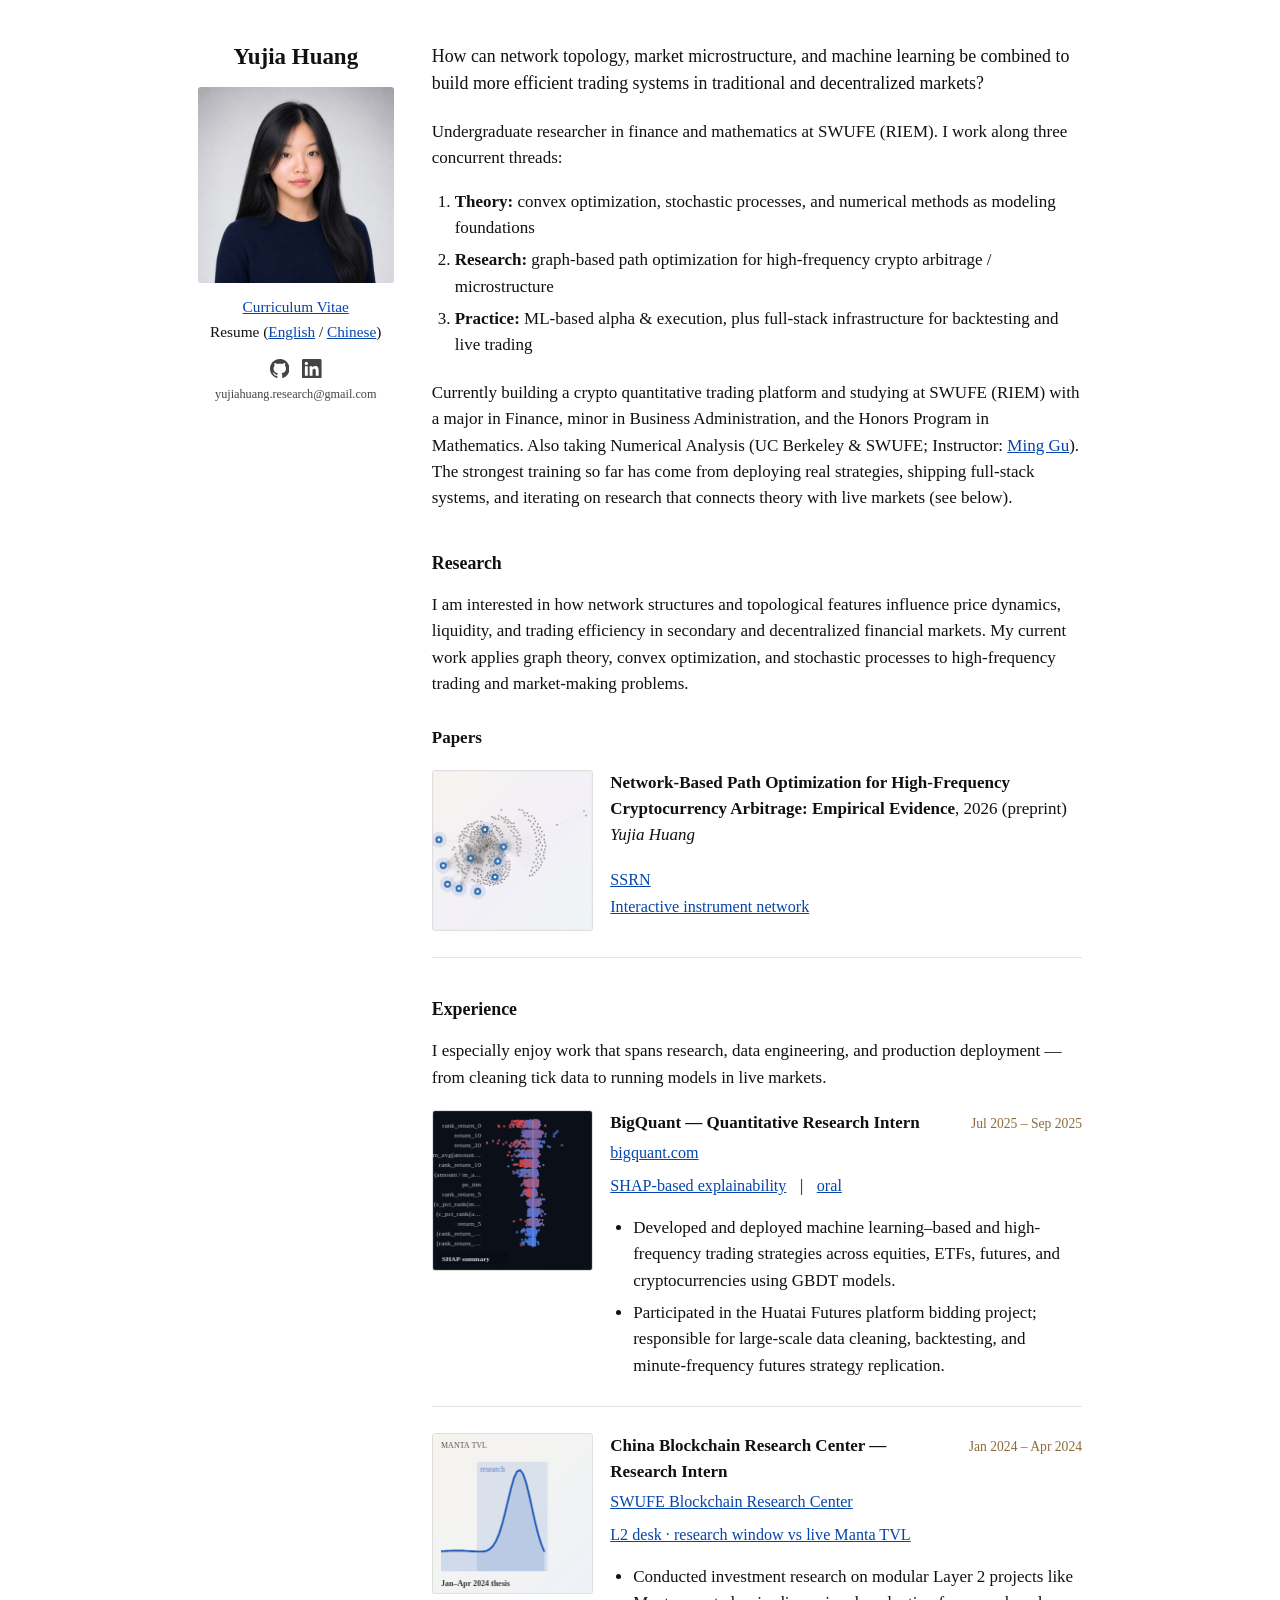
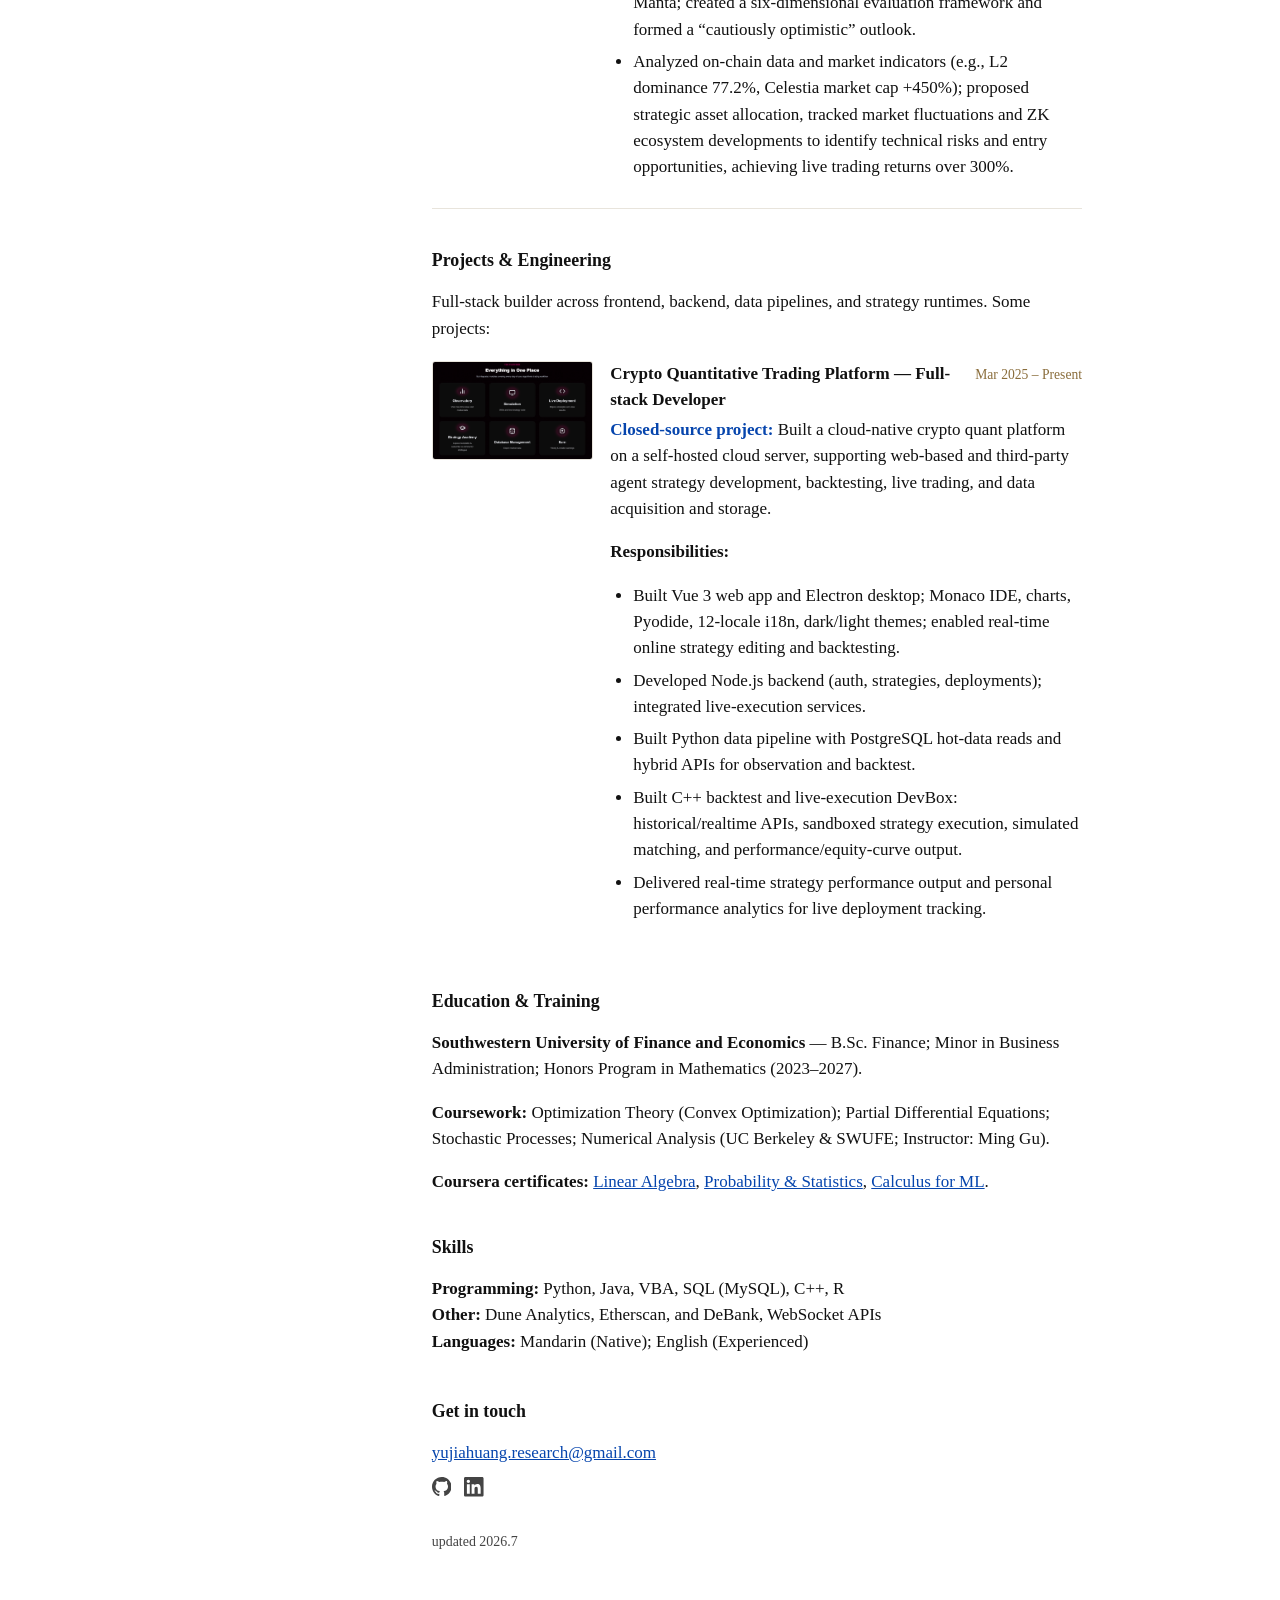
<file: index.html>
<!DOCTYPE html>
<html lang="en">
<head>
  <meta charset="UTF-8">
  <meta name="viewport" content="width=device-width, initial-scale=1.0">
  <meta name="description" content="Yujia Huang — quantitative finance, market microstructure, and algorithmic trading.">
  <title>Yujia Huang</title>
  <link rel="stylesheet" href="css/style.css">
</head>
<body>
  <div class="page">
    <aside class="sidebar">
      <div class="identity">
        <h1>Yujia Huang</h1>
        <figure class="avatar-wrap">
          <img src="assets/images/avatar/avatar.png" alt="Yujia Huang">
        </figure>
      </div>
      <p class="doc-links">
        <a href="assets/docs/yjhuang_CV.pdf" target="_blank" rel="noopener noreferrer">Curriculum Vitae</a><br>
        Resume (<a href="assets/docs/resume_en.pdf" target="_blank" rel="noopener noreferrer">English</a> / <a href="assets/docs/resume_zh.pdf" target="_blank" rel="noopener noreferrer">Chinese</a>)
      </p>
      <div class="sidebar-contact">
        <div class="social-links sidebar-social">
          <a href="https://github.com/yujahuang" target="_blank" rel="noopener noreferrer" aria-label="GitHub">
            <svg xmlns="http://www.w3.org/2000/svg" viewBox="0 0 24 24" aria-hidden="true">
              <path d="M12 0C5.374 0 0 5.373 0 12c0 5.302 3.438 9.8 8.207 11.387.599.111.793-.261.793-.577v-2.234c-3.338.726-4.033-1.416-4.033-1.416-.546-1.387-1.333-1.756-1.333-1.756-1.089-.745.083-.729.083-.729 1.205.084 1.839 1.237 1.839 1.237 1.07 1.834 2.807 1.304 3.492.997.107-.775.418-1.305.762-1.604-2.665-.305-5.467-1.334-5.467-5.931 0-1.311.469-2.381 1.236-3.221-.124-.303-.535-1.524.117-3.176 0 0 1.008-.322 3.301 1.23.957-.266 1.983-.399 3.003-.404 1.02.005 2.047.138 3.006.404 2.291-1.552 3.297-1.23 3.297-1.23.653 1.653.242 2.874.118 3.176.77.84 1.235 1.911 1.235 3.221 0 4.609-2.807 5.624-5.479 5.921.43.372.823 1.102.823 2.222v3.293c0 .319.192.694.801.576 4.765-1.589 8.199-6.086 8.199-11.386 0-6.627-5.373-12-12-12z"/>
            </svg>
          </a>
          <a href="https://www.linkedin.com/in/yujia-huang-a47375354" target="_blank" rel="noopener noreferrer" aria-label="LinkedIn">
            <svg xmlns="http://www.w3.org/2000/svg" viewBox="0 0 24 24" aria-hidden="true">
              <path d="M20.447 20.452h-3.554v-5.569c0-1.328-.027-3.037-1.852-3.037-1.853 0-2.136 1.445-2.136 2.939v5.667H9.351V9h3.414v1.561h.046c.477-.9 1.637-1.85 3.37-1.85 3.601 0 4.267 2.37 4.267 5.455v6.286zM5.337 7.433a-2.062 2.062 0 0 1-2.063-2.065 2.062 2.062 0 0 1 2.063-2.063 2.062 2.062 0 0 1 2.063 2.063 2.062 2.062 0 0 1-2.063 2.065zm1.782 13.019H3.555V9h3.564v11.452zM22.225 0H1.771C.792 0 0 .774 0 1.729v20.542C0 23.227.792 24 1.771 24h20.451C23.2 24 24 23.227 24 22.271V1.729C24 .774 23.2 0 22.222 0h.003z"/>
            </svg>
          </a>
        </div>
        <a class="sidebar-email" href="mailto:yujiahuang.research@gmail.com">yujiahuang.research@gmail.com</a>
      </div>
    </aside>

    <main class="content">
      <p class="lead">
        How can network topology, market microstructure, and machine learning be combined to build
        more efficient trading systems in traditional and decentralized markets?
      </p>

      <p>
        Undergraduate researcher in finance and mathematics at SWUFE (RIEM). I work along three
        concurrent threads:
      </p>

      <ol>
        <li><strong>Theory:</strong> convex optimization, stochastic processes, and numerical methods as modeling foundations</li>
        <li><strong>Research:</strong> graph-based path optimization for high-frequency crypto arbitrage / microstructure</li>
        <li><strong>Practice:</strong> ML-based alpha &amp; execution, plus full-stack infrastructure for backtesting and live trading</li>
      </ol>

      <p>
        Currently building a crypto quantitative trading platform and studying at SWUFE
        (RIEM) with a major in Finance, minor in Business Administration, and the Honors Program in
        Mathematics. Also taking Numerical Analysis (UC Berkeley &amp; SWUFE; Instructor:
        <a href="https://math.berkeley.edu/people/faculty/ming-gu">Ming Gu</a>). The strongest training
        so far has come from deploying real strategies, shipping full-stack systems, and iterating on
        research that connects theory with live markets (see below).
      </p>

      <h3>Research</h3>

      <p>
        I am interested in how network structures and topological features influence price dynamics,
        liquidity, and trading efficiency in secondary and decentralized financial markets. My current
        work applies graph theory, convex optimization, and stochastic processes to high-frequency
        trading and market-making problems.
      </p>

      <h4>Papers</h4>

      <article class="media-entry">
        <a class="media-thumb-link paper-network-link" href="network-explorer.html" title="Open interactive instrument network">
          <canvas id="paper-network" class="media-thumb paper-network" width="300" height="300" aria-label="Animated preview of the full instrument network"></canvas>
        </a>
        <div class="media-body">
          <p>
            <strong>Network-Based Path Optimization for High-Frequency Cryptocurrency Arbitrage: Empirical Evidence</strong>, 2026 (preprint)<br>
            <em>Yujia Huang</em>
          </p>
          <p class="meta-links">
            <a href="https://papers.ssrn.com/sol3/papers.cfm?abstract_id=6453880">SSRN</a><br>
            <a href="network-explorer.html">Interactive instrument network</a>
          </p>
        </div>
      </article>

      <h3>Experience</h3>

      <p>
        I especially enjoy work that spans research, data engineering, and production deployment —
        from cleaning tick data to running models in live markets.
      </p>

      <article class="media-entry">
        <a class="media-thumb-link paper-network-link" href="shap-desk.html" title="Open SHAP-based explainability desk">
          <canvas id="bigquant-preview" class="media-thumb paper-network" width="300" height="300" aria-label="SHAP summary beeswarm from interactive data"></canvas>
        </a>
        <div class="media-body">
          <div class="entry-head">
            <span class="entry-title">BigQuant — Quantitative Research Intern</span>
            <span class="entry-date">Jul 2025 – Sep 2025</span>
          </div>
          <p class="entry-link"><a href="https://bigquant.com/" target="_blank" rel="noopener noreferrer">bigquant.com</a></p>
          <p class="meta-links">
            <a href="shap-desk.html">SHAP-based explainability</a>
            <span class="link-sep" aria-hidden="true">|</span>
            <a href="https://www.youtube.com/watch?v=9pZryCisMHM" target="_blank" rel="noopener noreferrer">oral</a>
          </p>
          <ul>
            <li>Developed and deployed machine learning–based and high-frequency trading strategies across equities, ETFs, futures, and cryptocurrencies using GBDT models.</li>
            <li>Participated in the Huatai Futures platform bidding project; responsible for large-scale data cleaning, backtesting, and minute-frequency futures strategy replication.</li>
          </ul>
        </div>
      </article>

      <article class="media-entry">
        <a class="media-thumb-link paper-network-link" href="manta-case.html" title="Open L2 liquidity desk — research window vs Manta TVL">
          <canvas id="manta-preview" class="media-thumb paper-network manta-preview" width="300" height="300" aria-label="Animated Manta TVL chart highlighting the Jan–Apr 2024 research window and peak multiple"></canvas>
        </a>
        <div class="media-body">
          <div class="entry-head">
            <span class="entry-title">China Blockchain Research Center — Research Intern</span>
            <span class="entry-date">Jan 2024 – Apr 2024</span>
          </div>
          <p class="entry-link">
            <a href="https://x.swufe.edu.cn/jgsz/kyjg/zgqklyjzx.htm" target="_blank" rel="noopener noreferrer">SWUFE Blockchain Research Center</a>
          </p>
          <p class="meta-links">
            <a href="manta-case.html">L2 desk · research window vs live Manta TVL</a>
          </p>
          <ul>
            <li>Conducted investment research on modular Layer 2 projects like Manta; created a six-dimensional evaluation framework and formed a &ldquo;cautiously optimistic&rdquo; outlook.</li>
            <li>Analyzed on-chain data and market indicators (e.g., L2 dominance 77.2%, Celestia market cap +450%); proposed strategic asset allocation, tracked market fluctuations and ZK ecosystem developments to identify technical risks and entry opportunities, achieving live trading returns over 300%.</li>
          </ul>
        </div>
      </article>

      <h3>Projects &amp; Engineering</h3>

      <p>
        Full-stack builder across frontend, backend, data pipelines, and strategy runtimes. Some projects:
      </p>

      <article class="media-entry">
        <a class="media-thumb-link" href="assets/images/projects/project1.png" target="_blank" rel="noopener noreferrer">
          <img class="media-thumb" src="assets/images/projects/project1.png" alt="Crypto quantitative trading platform screenshot" loading="lazy">
        </a>
        <div class="media-body">
          <div class="entry-head">
            <span class="entry-title">Crypto Quantitative Trading Platform — Full-stack Developer</span>
            <span class="entry-date">Mar 2025 – Present</span>
          </div>
          <p>
            <span class="closed-source">Closed-source project:</span>
            Built a cloud-native crypto quant platform on a self-hosted cloud server, supporting web-based and third-party agent strategy development, backtesting, live trading, and data acquisition and storage.
          </p>
          <p><strong>Responsibilities:</strong></p>
          <ul>
            <li>Built Vue 3 web app and Electron desktop; Monaco IDE, charts, Pyodide, 12-locale i18n, dark/light themes; enabled real-time online strategy editing and backtesting.</li>
            <li>Developed Node.js backend (auth, strategies, deployments); integrated live-execution services.</li>
            <li>Built Python data pipeline with PostgreSQL hot-data reads and hybrid APIs for observation and backtest.</li>
            <li>Built C++ backtest and live-execution DevBox: historical/realtime APIs, sandboxed strategy execution, simulated matching, and performance/equity-curve output.</li>
            <li>Delivered real-time strategy performance output and personal performance analytics for live deployment tracking.</li>
          </ul>
        </div>
      </article>

      <h3>Education &amp; Training</h3>

      <p>
        <strong>Southwestern University of Finance and Economics</strong> — B.Sc. Finance; Minor in
        Business Administration; Honors Program in Mathematics (2023–2027).
      </p>

      <p>
        <strong>Coursework:</strong> Optimization Theory (Convex Optimization); Partial Differential Equations;
        Stochastic Processes; Numerical Analysis (UC Berkeley &amp; SWUFE; Instructor: Ming Gu).
      </p>

      <p>
        <strong>Coursera certificates:</strong>
        <a href="https://www.coursera.org/account/accomplishments/certificate/6KV3BNXLDGV1">Linear Algebra</a>,
        <a href="https://www.coursera.org/account/accomplishments/certificate/UAEOA3R5NMXC">Probability &amp; Statistics</a>,
        <a href="https://www.coursera.org/account/accomplishments/certificate/DMAG1BMEDI4Q">Calculus for ML</a>.
      </p>

      <h3>Skills</h3>

      <p>
        <strong>Programming:</strong> Python, Java, VBA, SQL (MySQL), C++, R<br>
        <strong>Other:</strong> Dune Analytics, Etherscan, and DeBank, WebSocket APIs<br>
        <strong>Languages:</strong> Mandarin (Native); English (Experienced)
      </p>

      <section class="get-in-touch">
        <h3>Get in touch</h3>
        <p>
          <a href="mailto:yujiahuang.research@gmail.com">yujiahuang.research@gmail.com</a>
        </p>
        <div class="social-links">
          <a href="https://github.com/yujahuang" target="_blank" rel="noopener noreferrer" aria-label="GitHub">
            <svg xmlns="http://www.w3.org/2000/svg" viewBox="0 0 24 24" aria-hidden="true">
              <path d="M12 0C5.374 0 0 5.373 0 12c0 5.302 3.438 9.8 8.207 11.387.599.111.793-.261.793-.577v-2.234c-3.338.726-4.033-1.416-4.033-1.416-.546-1.387-1.333-1.756-1.333-1.756-1.089-.745.083-.729.083-.729 1.205.084 1.839 1.237 1.839 1.237 1.07 1.834 2.807 1.304 3.492.997.107-.775.418-1.305.762-1.604-2.665-.305-5.467-1.334-5.467-5.931 0-1.311.469-2.381 1.236-3.221-.124-.303-.535-1.524.117-3.176 0 0 1.008-.322 3.301 1.23.957-.266 1.983-.399 3.003-.404 1.02.005 2.047.138 3.006.404 2.291-1.552 3.297-1.23 3.297-1.23.653 1.653.242 2.874.118 3.176.77.84 1.235 1.911 1.235 3.221 0 4.609-2.807 5.624-5.479 5.921.43.372.823 1.102.823 2.222v3.293c0 .319.192.694.801.576 4.765-1.589 8.199-6.086 8.199-11.386 0-6.627-5.373-12-12-12z"/>
            </svg>
          </a>
          <a href="https://www.linkedin.com/in/yujia-huang-a47375354" target="_blank" rel="noopener noreferrer" aria-label="LinkedIn">
            <svg xmlns="http://www.w3.org/2000/svg" viewBox="0 0 24 24" aria-hidden="true">
              <path d="M20.447 20.452h-3.554v-5.569c0-1.328-.027-3.037-1.852-3.037-1.853 0-2.136 1.445-2.136 2.939v5.667H9.351V9h3.414v1.561h.046c.477-.9 1.637-1.85 3.37-1.85 3.601 0 4.267 2.37 4.267 5.455v6.286zM5.337 7.433a-2.062 2.062 0 0 1-2.063-2.065 2.062 2.062 0 0 1 2.063-2.063 2.062 2.062 0 0 1 2.063 2.063 2.062 2.062 0 0 1-2.063 2.065zm1.782 13.019H3.555V9h3.564v11.452zM22.225 0H1.771C.792 0 0 .774 0 1.729v20.542C0 23.227.792 24 1.771 24h20.451C23.2 24 24 23.227 24 22.271V1.729C24 .774 23.2 0 22.222 0h.003z"/>
            </svg>
          </a>
        </div>
      </section>

      <p class="page-updated">updated 2026.7</p>
    </main>
  </div>
  <script src="js/network-data.js"></script>
  <script src="js/network-preview-mini.js"></script>
  <script src="js/manta-preview-mini.js"></script>
  <script src="js/bigquant-preview-mini.js"></script>
</body>
</html>
</file>
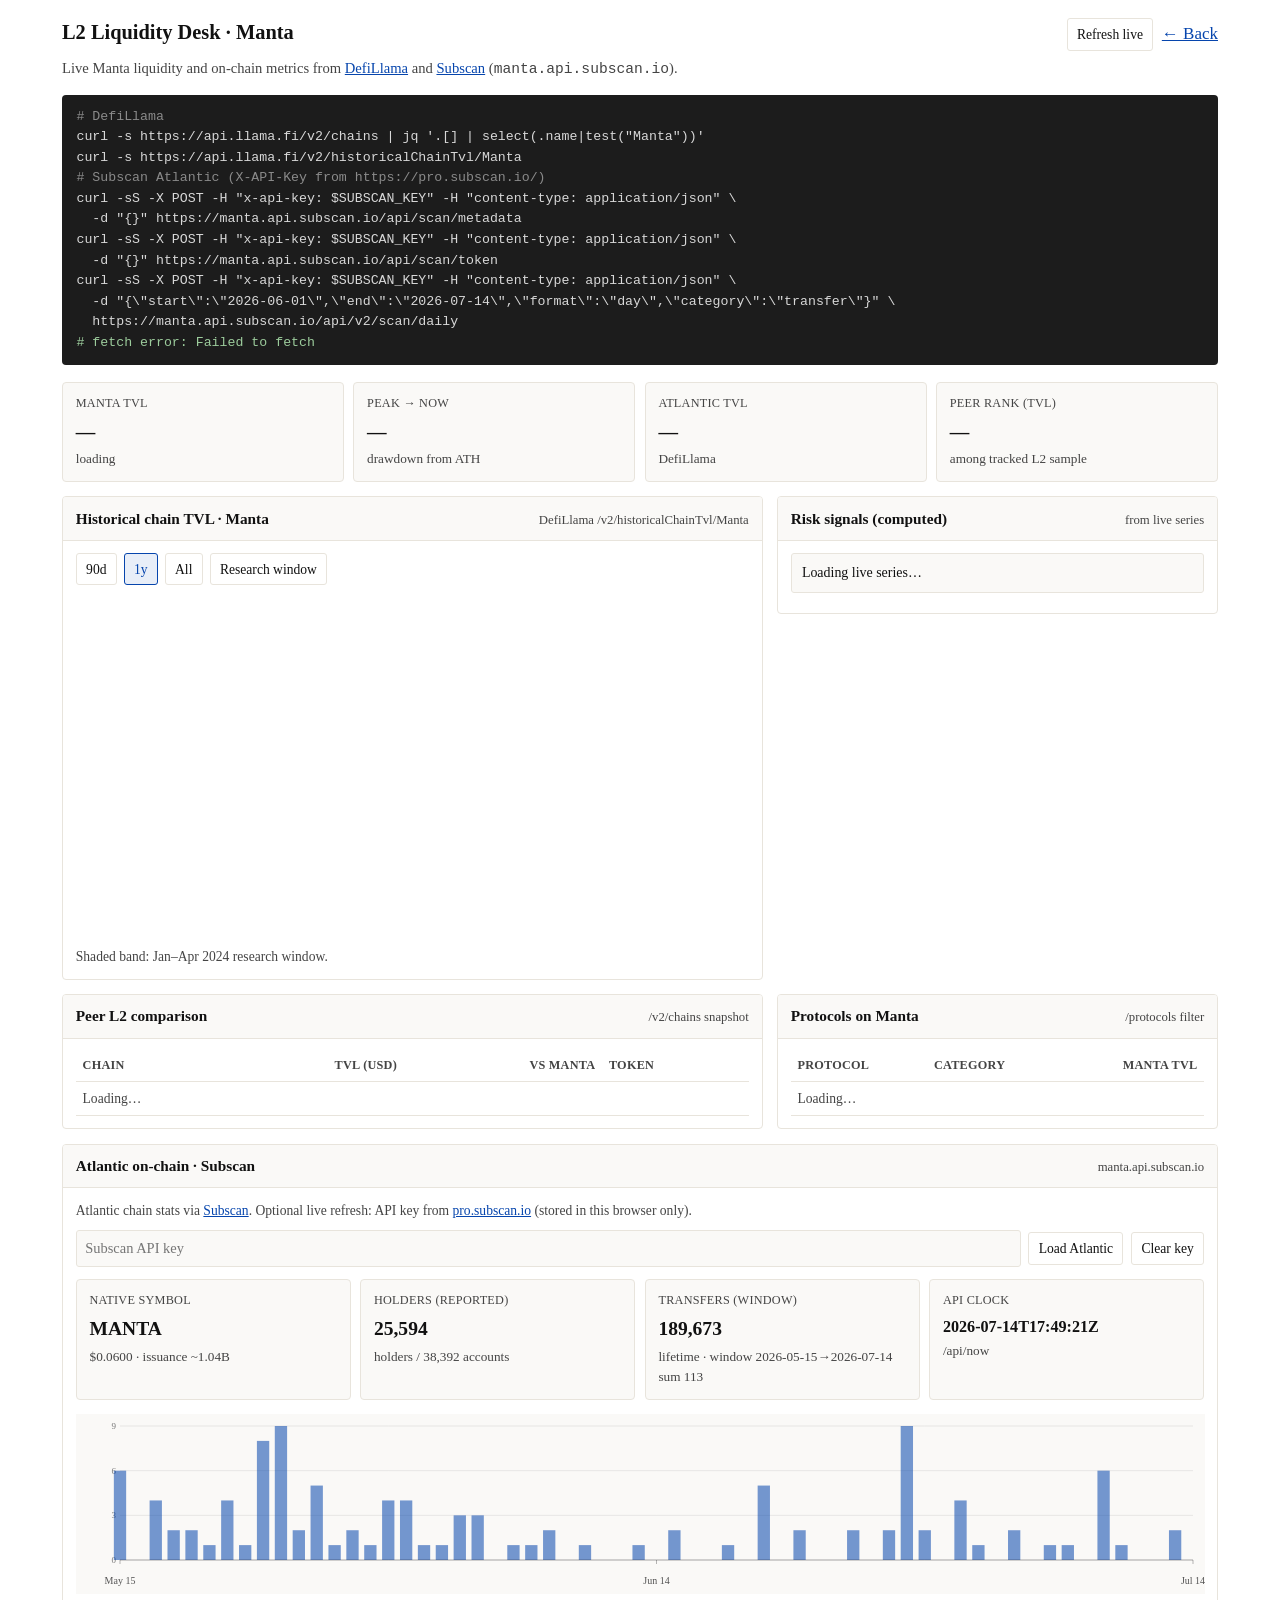
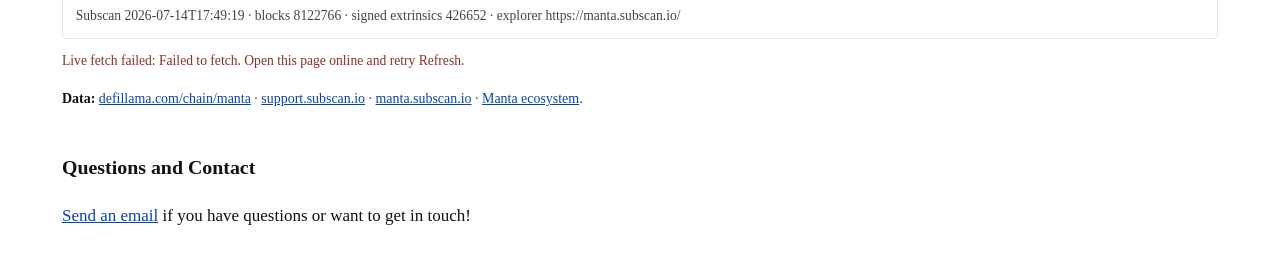
<file: manta-case.html>
<!DOCTYPE html>
<html lang="en">
<head>
  <meta charset="UTF-8">
  <meta name="viewport" content="width=device-width, initial-scale=1.0">
  <meta name="description" content="Live modular L2 liquidity desk for Manta — DefiLlama-backed TVL, peers, and risk signals.">
  <title>L2 Liquidity Desk · Manta — Yujia Huang</title>
  <link rel="stylesheet" href="css/style.css">
  <style>
    body { padding: 1rem 1rem 2rem; }
    .explorer-wrap { max-width: 68rem; margin: 0 auto; }
    .explorer-bar {
      display: flex; flex-wrap: wrap; gap: 0.75rem 1.25rem;
      align-items: baseline; justify-content: space-between; margin-bottom: 0.35rem;
    }
    .explorer-bar h1 { font-size: 1.2rem; margin: 0; }
    .explorer-meta { color: var(--muted); font-size: 0.86rem; margin: 0 0 0.45rem; }
    .explorer-help { color: var(--muted); font-size: 0.86rem; margin: 0 0 0.85rem; }

    .cli {
      font-family: Consolas, "Courier New", monospace;
      font-size: 0.78rem;
      background: #1c1c1c;
      color: #d8d8d8;
      border-radius: 4px;
      padding: 0.7rem 0.85rem;
      margin: 0 0 1rem;
      overflow-x: auto;
      line-height: 1.55;
    }
    .cli .cmt { color: #8a8a8a; }
    .cli .ok { color: #9ccc9c; }

    .kpi-grid {
      display: grid;
      grid-template-columns: repeat(4, minmax(0, 1fr));
      gap: 0.55rem;
      margin-bottom: 0.85rem;
    }
    @media (max-width: 800px) {
      .kpi-grid { grid-template-columns: repeat(2, minmax(0, 1fr)); }
    }
    .kpi {
      border: 1px solid var(--line);
      border-radius: 4px;
      background: #faf9f7;
      padding: 0.65rem 0.75rem;
    }
    .kpi .label { font-size: 0.72rem; color: var(--muted); letter-spacing: 0.02em; text-transform: uppercase; }
    .kpi .value { font-size: 1.15rem; font-weight: 700; margin-top: 0.2rem; font-variant-numeric: tabular-nums; }
    .kpi .sub { font-size: 0.78rem; color: var(--muted); margin-top: 0.15rem; }
    .kpi .value.neg { color: #8b2e2e; }
    .kpi .value.pos { color: #2a6b3c; }

    .desk-layout {
      display: grid;
      grid-template-columns: minmax(0, 1.35fr) minmax(16rem, 0.85fr);
      gap: 0.85rem;
      align-items: start;
    }
    @media (max-width: 880px) {
      .desk-layout { grid-template-columns: 1fr; }
    }

    .panel {
      border: 1px solid var(--line);
      border-radius: 4px;
      background: #fff;
      overflow: hidden;
    }
    .panel-head {
      display: flex; justify-content: space-between; align-items: baseline; gap: 0.75rem;
      padding: 0.55rem 0.75rem;
      border-bottom: 1px solid var(--line);
      background: #faf9f7;
    }
    .panel-head h2 { font-size: 0.9rem; margin: 0; }
    .panel-head .meta { font-size: 0.75rem; color: var(--muted); }
    .panel-body { padding: 0.7rem 0.75rem; }

    .chart-wrap { position: relative; height: min(42vh, 340px); }
    #tvl-chart, #subscan-chart { width: 100%; height: 100%; display: block; }

    .toolbar {
      display: flex; flex-wrap: wrap; gap: 0.4rem; margin-bottom: 0.55rem;
    }
    .toolbar button, .refresh-btn {
      font: inherit; font-size: 0.8rem; padding: 0.28rem 0.55rem;
      border: 1px solid var(--line); background: #fff; border-radius: 3px;
      cursor: pointer; color: var(--text);
    }
    .toolbar button.active, .toolbar button:hover, .refresh-btn:hover {
      border-color: var(--link); color: var(--link);
    }
    .toolbar button.active { background: #e8eef8; }

    table.data {
      width: 100%; border-collapse: collapse; font-size: 0.8rem;
      font-variant-numeric: tabular-nums;
    }
    table.data th, table.data td {
      text-align: left; padding: 0.35rem 0.4rem; border-bottom: 1px solid var(--line);
    }
    table.data th {
      color: var(--muted); font-weight: 700; font-size: 0.72rem;
      text-transform: uppercase; letter-spacing: 0.02em;
    }
    table.data td.num, table.data th.num { text-align: right; }
    table.data tr.hl td { background: #eef3fa; }
    table.data .muted { color: var(--muted); }

    .signal {
      border: 1px solid var(--line);
      border-radius: 3px;
      padding: 0.55rem 0.6rem;
      margin-bottom: 0.45rem;
      font-size: 0.82rem;
      line-height: 1.4;
      background: #faf9f7;
    }
    .signal strong { display: block; margin-bottom: 0.15rem; font-size: 0.84rem; }
    .signal.warn { border-color: #d2b48c; background: #fbf6ee; }
    .signal.crit { border-color: #d0a0a0; background: #faf0f0; }
    .signal.ok { border-color: #b7d0ba; background: #f2f7f2; }

    .status-line {
      font-size: 0.8rem; color: var(--muted); margin: 0.65rem 0 0;
    }
    .status-line.error { color: #8b2e2e; }

    .key-row {
      display: flex; flex-wrap: wrap; gap: 0.45rem; align-items: center;
      margin-top: 0.55rem;
    }
    .key-row input {
      flex: 1 1 14rem;
      font: inherit;
      font-size: 0.85rem;
      padding: 0.35rem 0.5rem;
      border: 1px solid var(--line);
      border-radius: 3px;
      background: #faf9f7;
    }

    .sources {
      margin: 1rem 0 0;
      font-size: 0.82rem;
      color: var(--muted);
      line-height: 1.55;
    }
    .sources strong { color: var(--text); }
  </style>
</head>
<body>
  <div class="explorer-wrap">
    <div class="explorer-bar">
      <h1>L2 Liquidity Desk · Manta</h1>
      <div style="display:flex;gap:0.5rem;align-items:center;">
        <button type="button" class="refresh-btn" id="btn-refresh">Refresh live</button>
        <a href="index.html">← Back</a>
      </div>
    </div>
    <p class="explorer-help">
      Live Manta liquidity and on-chain metrics from
      <a href="https://defillama.com/docs/api" target="_blank" rel="noopener noreferrer">DefiLlama</a>
      and
      <a href="https://support.subscan.io/" target="_blank" rel="noopener noreferrer">Subscan</a>
      (<code>manta.api.subscan.io</code>).
    </p>

    <pre class="cli" id="cli-block"><span class="cmt"># DefiLlama</span>
curl -s https://api.llama.fi/v2/chains | jq '.[] | select(.name|test("Manta"))'
curl -s https://api.llama.fi/v2/historicalChainTvl/Manta
<span class="cmt"># Subscan Atlantic (X-API-Key from https://pro.subscan.io/)</span>
curl -sS -X POST -H "x-api-key: $SUBSCAN_KEY" -H "content-type: application/json" \
  -d "{}" https://manta.api.subscan.io/api/scan/metadata
curl -sS -X POST -H "x-api-key: $SUBSCAN_KEY" -H "content-type: application/json" \
  -d "{}" https://manta.api.subscan.io/api/scan/token
curl -sS -X POST -H "x-api-key: $SUBSCAN_KEY" -H "content-type: application/json" \
  -d "{\"start\":\"2026-06-01\",\"end\":\"2026-07-14\",\"format\":\"day\",\"category\":\"transfer\"}" \
  https://manta.api.subscan.io/api/v2/scan/daily
<span class="ok" id="cli-status"># waiting for live fetch…</span></pre>

    <div class="kpi-grid" id="kpi-grid">
      <div class="kpi"><div class="label">Manta TVL</div><div class="value" id="kpi-tvl">—</div><div class="sub" id="kpi-tvl-sub">loading</div></div>
      <div class="kpi"><div class="label">Peak → now</div><div class="value" id="kpi-dd">—</div><div class="sub" id="kpi-dd-sub">drawdown from ATH</div></div>
      <div class="kpi"><div class="label">Atlantic TVL</div><div class="value" id="kpi-atl">—</div><div class="sub">DefiLlama</div></div>
      <div class="kpi"><div class="label">Peer rank (TVL)</div><div class="value" id="kpi-rank">—</div><div class="sub" id="kpi-rank-sub">among tracked L2 sample</div></div>
    </div>

    <div class="desk-layout">
      <section class="panel">
        <div class="panel-head">
          <h2>Historical chain TVL · Manta</h2>
          <span class="meta" id="chart-meta">DefiLlama /v2/historicalChainTvl/Manta</span>
        </div>
        <div class="panel-body">
          <div class="toolbar" id="range-toolbar" role="group" aria-label="Chart range">
            <button type="button" data-range="90">90d</button>
            <button type="button" data-range="365" class="active">1y</button>
            <button type="button" data-range="all">All</button>
            <button type="button" data-range="intern">Research window</button>
          </div>
          <div class="chart-wrap">
            <canvas id="tvl-chart" width="900" height="400" aria-label="Manta historical TVL chart"></canvas>
          </div>
          <p class="status-line" id="chart-note">
            Shaded band: Jan–Apr 2024 research window.
          </p>
        </div>
      </section>

      <aside class="panel">
        <div class="panel-head">
          <h2>Risk signals (computed)</h2>
          <span class="meta">from live series</span>
        </div>
        <div class="panel-body" id="signals">
          <div class="signal">Loading live series…</div>
        </div>
      </aside>
    </div>

    <div class="desk-layout" style="margin-top:0.85rem;">
      <section class="panel">
        <div class="panel-head">
          <h2>Peer L2 comparison</h2>
          <span class="meta">/v2/chains snapshot</span>
        </div>
        <div class="panel-body" style="overflow:auto;">
          <table class="data" id="peer-table">
            <thead>
              <tr>
                <th>Chain</th>
                <th class="num">TVL (USD)</th>
                <th class="num">vs Manta</th>
                <th>Token</th>
              </tr>
            </thead>
            <tbody>
              <tr><td colspan="4" class="muted">Loading…</td></tr>
            </tbody>
          </table>
        </div>
      </section>

      <section class="panel">
        <div class="panel-head">
          <h2>Protocols on Manta</h2>
          <span class="meta">/protocols filter</span>
        </div>
        <div class="panel-body" style="overflow:auto; max-height: 22rem;">
          <table class="data" id="proto-table">
            <thead>
              <tr>
                <th>Protocol</th>
                <th>Category</th>
                <th class="num">Manta TVL</th>
              </tr>
            </thead>
            <tbody>
              <tr><td colspan="3" class="muted">Loading…</td></tr>
            </tbody>
          </table>
        </div>
      </section>
    </div>

    <section class="panel" style="margin-top:0.85rem;">
      <div class="panel-head">
        <h2>Atlantic on-chain · Subscan</h2>
        <span class="meta">manta.api.subscan.io</span>
      </div>
      <div class="panel-body">
        <p class="status-line" style="margin-top:0;">
          Atlantic chain stats via
          <a href="https://support.subscan.io/" target="_blank" rel="noopener noreferrer">Subscan</a>.
          Optional live refresh: API key from
          <a href="https://pro.subscan.io/" target="_blank" rel="noopener noreferrer">pro.subscan.io</a>
          (stored in this browser only).
        </p>
        <div class="key-row">
          <input id="subscan-key" type="password" autocomplete="off" placeholder="Subscan API key">
          <button type="button" class="refresh-btn" id="btn-subscan">Load Atlantic</button>
          <button type="button" class="refresh-btn" id="btn-subscan-clear">Clear key</button>
        </div>
        <div class="kpi-grid" id="subscan-kpis" style="margin-top:0.75rem;">
          <div class="kpi"><div class="label">Native symbol</div><div class="value" id="ss-symbol">—</div><div class="sub" id="ss-symbol-sub">token/native</div></div>
          <div class="kpi"><div class="label">Holders (reported)</div><div class="value" id="ss-holders">—</div><div class="sub">count_account</div></div>
          <div class="kpi"><div class="label">Transfers (window)</div><div class="value" id="ss-transfers">—</div><div class="sub" id="ss-transfers-sub">daily transfer sum</div></div>
          <div class="kpi"><div class="label">API clock</div><div class="value" id="ss-now" style="font-size:0.95rem;">—</div><div class="sub">/api/now</div></div>
        </div>
        <div class="chart-wrap" style="height:180px;margin-top:0.65rem;">
          <canvas id="subscan-chart" width="900" height="220" aria-label="Atlantic daily transfers"></canvas>
        </div>
        <p class="status-line" id="subscan-status">Loading Subscan data…</p>
      </div>
    </section>

    <p class="status-line" id="fetch-status">Fetching DefiLlama…</p>

    <p class="sources">
      <strong>Data:</strong>
      <a href="https://defillama.com/chain/manta" target="_blank" rel="noopener noreferrer">defillama.com/chain/manta</a> ·
      <a href="https://support.subscan.io/" target="_blank" rel="noopener noreferrer">support.subscan.io</a> ·
      <a href="https://manta.subscan.io/" target="_blank" rel="noopener noreferrer">manta.subscan.io</a> ·
      <a href="https://manta.network/ecosystem.html" target="_blank" rel="noopener noreferrer">Manta ecosystem</a>.
    </p>

    <section class="get-in-touch">
      <h3>Questions and Contact</h3>
      <p>
        <a href="mailto:yujiahuang.research@gmail.com">Send an email</a> if you have questions or want to get in touch!
      </p>
    </section>
  </div>
  <script src="js/subscan-snapshot.js"></script>
  <script src="js/manta-case.js"></script>
</body>
</html>
</file>
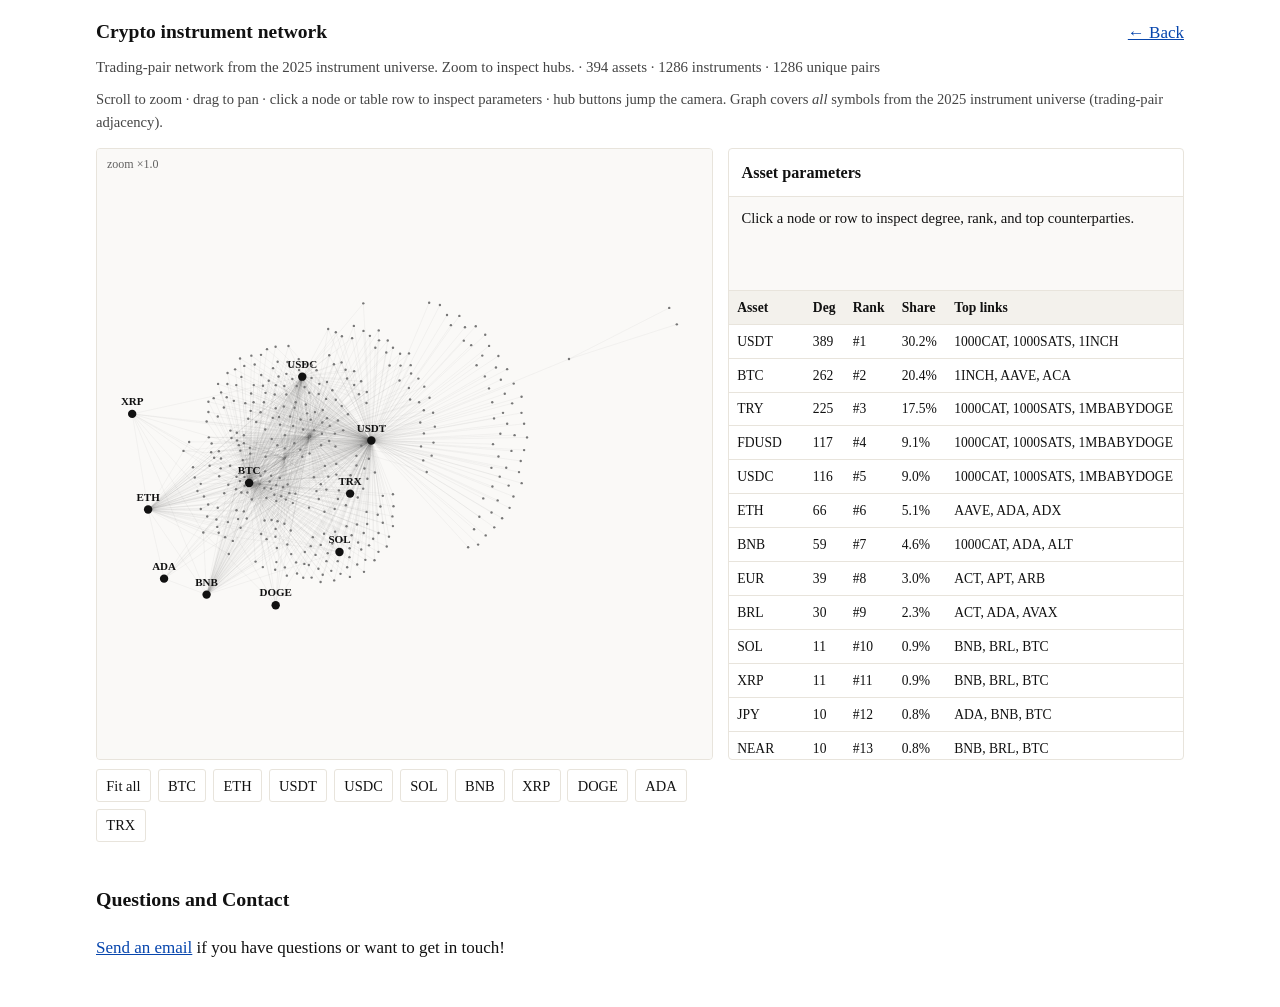
<file: network-explorer.html>
<!DOCTYPE html>
<html lang="en">
<head>
  <meta charset="UTF-8">
  <meta name="viewport" content="width=device-width, initial-scale=1.0">
  <title>Instrument Network Explorer — Yujia Huang</title>
  <link rel="stylesheet" href="css/style.css">
  <style>
    body { padding: 1rem 1rem 2rem; }
    .explorer-wrap { max-width: 64rem; margin: 0 auto; }
    .explorer-bar {
      display: flex; flex-wrap: wrap; gap: 0.75rem 1.25rem;
      align-items: baseline; justify-content: space-between; margin-bottom: 0.5rem;
    }
    .explorer-bar h1 { font-size: 1.15rem; margin: 0; }
    .explorer-meta, .explorer-help { color: var(--muted); font-size: 0.88rem; margin: 0 0 0.55rem; }
    .explorer-help { font-size: 0.86rem; margin-bottom: 0.85rem; }

    .explorer-layout {
      display: grid;
      grid-template-columns: minmax(0, 1.15fr) minmax(15rem, 0.85fr);
      gap: 0.85rem;
      align-items: start;
    }
    @media (max-width: 840px) {
      .explorer-layout { grid-template-columns: 1fr; }
    }

    .explorer-viz {
      display: flex;
      flex-direction: column;
      min-width: 0;
    }

    .explorer-stage {
      position: relative;
      border: 1px solid var(--line);
      border-radius: 4px;
      background: #faf9f7;
      overflow: hidden;
      height: min(68vh, 640px);
      touch-action: none;
    }
    #network-explorer {
      width: 100%; height: 100%; display: block; cursor: grab;
    }
    #network-explorer.dragging { cursor: grabbing; }

    .params-panel {
      border: 1px solid var(--line);
      border-radius: 4px;
      background: #fff;
      display: flex;
      flex-direction: column;
      height: min(68vh, 640px);
      overflow: hidden;
    }
    .params-panel h2 {
      font-size: 0.95rem;
      margin: 0;
      padding: 0.65rem 0.75rem;
      border-bottom: 1px solid var(--line);
    }
    .params-selected {
      padding: 0.65rem 0.75rem;
      border-bottom: 1px solid var(--line);
      font-size: 0.86rem;
      line-height: 1.45;
      min-height: 5.5rem;
      background: #faf9f7;
    }
    .params-selected strong { font-size: 1rem; }
    .params-table-wrap {
      overflow: auto;
      flex: 1;
    }
    table.params-table {
      width: 100%;
      border-collapse: collapse;
      font-size: 0.8rem;
    }
    table.params-table th,
    table.params-table td {
      padding: 0.35rem 0.5rem;
      border-bottom: 1px solid var(--line);
      text-align: left;
      white-space: nowrap;
    }
    table.params-table th {
      position: sticky;
      top: 0;
      background: #f3f1ec;
      font-weight: 700;
      z-index: 1;
    }
    table.params-table tr {
      cursor: pointer;
    }
    table.params-table tr:hover td {
      background: #f7f5f1;
    }
    table.params-table tr.selected td {
      background: #e8eef8;
    }
    .hub-buttons {
      display: flex; flex-wrap: wrap; gap: 0.4rem; margin-top: 0.55rem;
    }
    .hub-buttons button {
      font: inherit; font-size: 0.85rem; padding: 0.25rem 0.55rem;
      border: 1px solid var(--line); background: #fff; border-radius: 3px;
      cursor: pointer; color: var(--text);
    }
    .hub-buttons button:hover { border-color: var(--link); color: var(--link); }
  </style>
</head>
<body>
  <div class="explorer-wrap">
    <div class="explorer-bar">
      <h1>Crypto instrument network</h1>
      <a href="index.html">← Back</a>
    </div>
    <p class="explorer-meta" id="explorer-meta">Loading full instrument graph…</p>
    <p class="explorer-help">
      Scroll to zoom · drag to pan · click a node or table row to inspect parameters · hub buttons jump the camera.
      Graph covers <em>all</em> symbols from the 2025 instrument universe (trading-pair adjacency).
    </p>

    <div class="explorer-layout">
      <div class="explorer-viz">
        <div class="explorer-stage">
          <canvas id="network-explorer"></canvas>
        </div>
        <div class="hub-buttons" id="hub-buttons"></div>
      </div>
      <aside class="params-panel">
        <h2>Asset parameters</h2>
        <div class="params-selected" id="params-selected">
          Click a node or row to inspect degree, rank, and top counterparties.
        </div>
        <div class="params-table-wrap">
          <table class="params-table">
            <thead>
              <tr>
                <th>Asset</th>
                <th>Deg</th>
                <th>Rank</th>
                <th>Share</th>
                <th>Top links</th>
              </tr>
            </thead>
            <tbody id="params-body"></tbody>
          </table>
        </div>
      </aside>
    </div>

    <section class="get-in-touch">
      <h3>Questions and Contact</h3>
      <p>
        <a href="mailto:yujiahuang.research@gmail.com">Send an email</a> if you have questions or want to get in touch!
      </p>
    </section>
  </div>
  <script src="js/network-data.js"></script>
  <script src="js/network-explorer.js"></script>
</body>
</html>
</file>
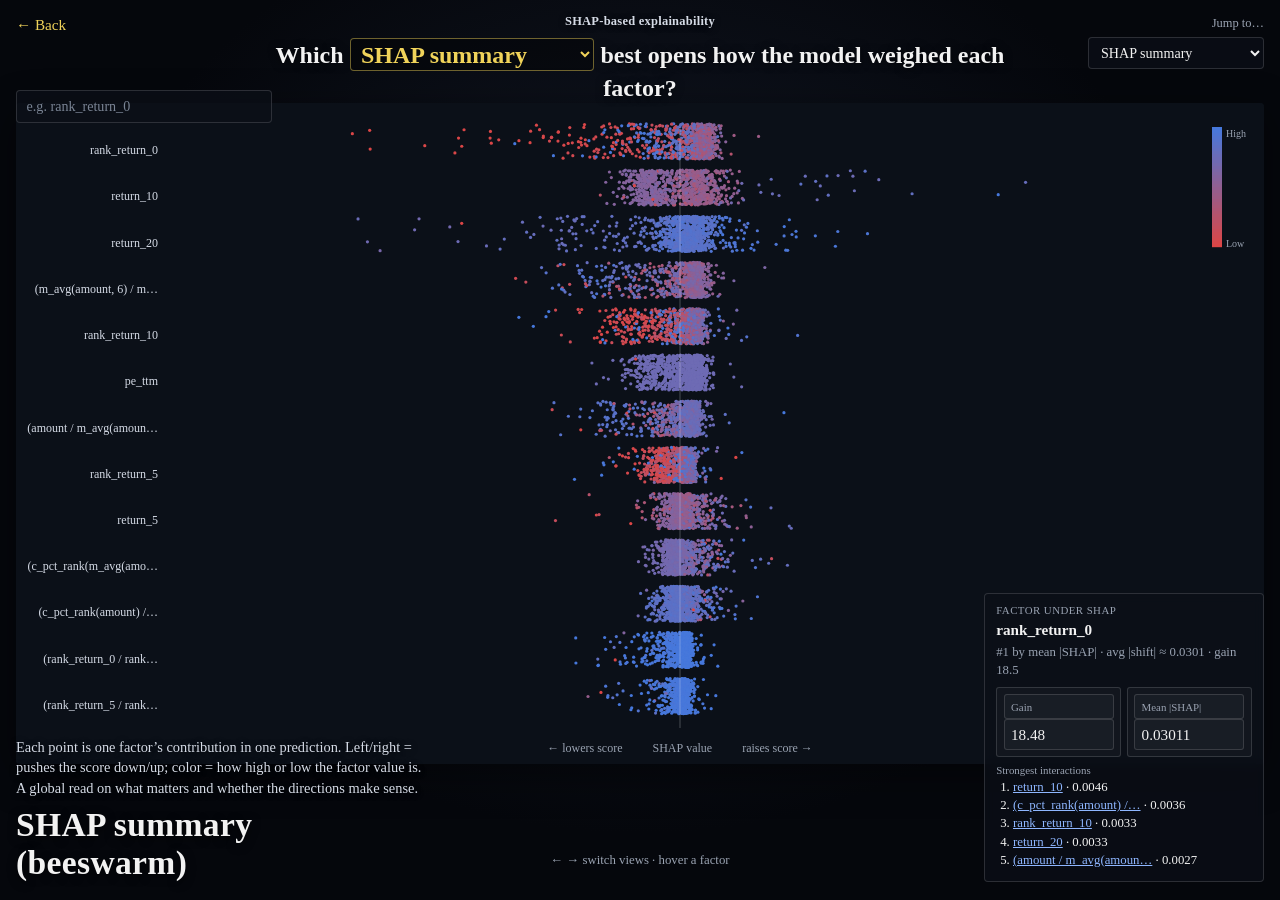
<file: shap-desk.html>
<!DOCTYPE html>
<html lang="en">
<head>
  <meta charset="UTF-8">
  <meta name="viewport" content="width=device-width, initial-scale=1.0">
  <title>SHAP-based explainability — BigQuant · Yujia Huang</title>
  <style>
    :root {
      --bg: #05070c;
      --text: #f2f2f2;
      --muted: #9aa3b2;
      --accent: #f0d35a;
      --panel: rgba(12, 16, 24, 0.72);
      --line: rgba(255, 255, 255, 0.14);
      --link: #8eb6ff;
    }
    * { box-sizing: border-box; }
    html, body {
      margin: 0;
      height: 100%;
      background: var(--bg);
      color: var(--text);
      font-family: Georgia, "Times New Roman", Times, serif;
    }
    body {
      background:
        radial-gradient(ellipse at 50% 40%, #141a28 0%, #05070c 62%),
        #05070c;
      overflow: hidden;
    }

    .app {
      position: relative;
      width: 100%;
      height: 100%;
      min-height: 100vh;
    }

    .back {
      position: absolute;
      top: 1rem;
      left: 1rem;
      z-index: 5;
      color: var(--accent);
      text-decoration: none;
      font-size: 0.95rem;
    }
    .back:hover { text-decoration: underline; }

    .theme {
      position: absolute;
      top: 0.85rem;
      left: 50%;
      transform: translateX(-50%);
      z-index: 5;
      width: min(92vw, 40rem);
      margin: 0;
      text-align: center;
      font-size: 0.78rem;
      letter-spacing: 0.04em;
      color: var(--muted);
      text-shadow: 0 1px 6px rgba(0, 0, 0, 0.7);
    }
    .theme strong {
      color: #d5dbe6;
      font-weight: 600;
      letter-spacing: 0.02em;
    }

    .question {
      position: absolute;
      top: 2.35rem;
      left: 50%;
      transform: translateX(-50%);
      z-index: 5;
      width: min(92vw, 46rem);
      text-align: center;
      font-size: clamp(1.05rem, 2.6vw, 1.5rem);
      font-weight: 600;
      line-height: 1.4;
      margin: 0;
      text-shadow: 0 1px 8px rgba(0, 0, 0, 0.65);
    }
    .question select {
      font: inherit;
      font-weight: 600;
      color: var(--accent);
      background: rgba(0, 0, 0, 0.35);
      border: 1px solid rgba(240, 211, 90, 0.45);
      border-radius: 4px;
      padding: 0.12rem 0.4rem;
      cursor: pointer;
      max-width: min(70vw, 18rem);
    }

    .jump {
      position: absolute;
      top: 1rem;
      right: 1rem;
      z-index: 5;
      display: flex;
      flex-direction: column;
      gap: 0.4rem;
      align-items: flex-end;
    }
    .jump label {
      font-size: 0.78rem;
      color: var(--muted);
    }
    .jump select {
      font: inherit;
      font-size: 0.88rem;
      color: var(--text);
      background: var(--panel);
      border: 1px solid var(--line);
      border-radius: 4px;
      padding: 0.35rem 0.5rem;
      min-width: 11rem;
      cursor: pointer;
    }

    .search {
      position: absolute;
      top: 5.6rem;
      left: 1rem;
      z-index: 5;
      width: min(16rem, 42vw);
    }
    .search input {
      width: 100%;
      font: inherit;
      font-size: 0.88rem;
      color: var(--text);
      background: var(--panel);
      border: 1px solid var(--line);
      border-radius: 4px;
      padding: 0.45rem 0.6rem;
    }
    .search input::placeholder { color: #7a8494; }

    .stage {
      position: absolute;
      inset: 6.4rem 1rem 8.5rem;
      display: flex;
      align-items: center;
      justify-content: center;
      z-index: 1;
    }
    .stage canvas {
      max-width: 100%;
      max-height: 100%;
      width: auto;
      height: auto;
      border-radius: 4px;
      box-shadow: 0 10px 40px rgba(0, 0, 0, 0.45);
      background: #0b1018;
      cursor: crosshair;
    }
    .stage .status {
      position: absolute;
      font-size: 0.9rem;
      color: var(--muted);
      pointer-events: none;
    }
    .stage .tip {
      position: absolute;
      z-index: 3;
      pointer-events: none;
      display: none;
      max-width: 16rem;
      padding: 0.4rem 0.55rem;
      font-size: 0.78rem;
      line-height: 1.35;
      color: var(--text);
      background: rgba(8, 12, 20, 0.92);
      border: 1px solid var(--line);
      border-radius: 3px;
    }
    .context {
      position: absolute;
      left: 1rem;
      bottom: 1.1rem;
      z-index: 5;
      width: min(26rem, 88vw);
      pointer-events: none;
    }
    .context p {
      margin: 0 0 0.45rem;
      font-size: 0.9rem;
      line-height: 1.45;
      color: #d5dbe6;
      text-shadow: 0 1px 6px rgba(0, 0, 0, 0.7);
    }
    .context h2 {
      margin: 0;
      font-size: clamp(1.4rem, 3.2vw, 2.1rem);
      font-weight: 700;
      letter-spacing: 0.01em;
      text-shadow: 0 2px 10px rgba(0, 0, 0, 0.75);
    }

    .factor-panel {
      position: absolute;
      right: 1rem;
      bottom: 1.1rem;
      z-index: 5;
      width: min(17.5rem, 90vw);
      max-height: min(42vh, 22rem);
      overflow: auto;
      background: var(--panel);
      border: 1px solid var(--line);
      border-radius: 4px;
      padding: 0.65rem 0.7rem;
      backdrop-filter: blur(6px);
    }
    .factor-panel h3 {
      margin: 0 0 0.35rem;
      font-size: 0.95rem;
      word-break: break-word;
    }
    .factor-panel .meta {
      margin: 0 0 0.45rem;
      font-size: 0.8rem;
      color: var(--muted);
      line-height: 1.4;
    }
    .factor-panel .stats {
      display: grid;
      grid-template-columns: 1fr 1fr;
      gap: 0.35rem;
      margin-bottom: 0.45rem;
    }
    .factor-panel .stats div {
      border: 1px solid var(--line);
      border-radius: 3px;
      padding: 0.35rem 0.4rem;
      background: rgba(255, 255, 255, 0.03);
    }
    .factor-panel .k { font-size: 0.68rem; color: var(--muted); }
    .factor-panel .v { font-size: 0.95rem; font-variant-numeric: tabular-nums; }
    .factor-panel ol {
      margin: 0; padding-left: 1.05rem; font-size: 0.8rem;
    }
    .factor-panel li { margin: 0.2rem 0; }
    .factor-panel button {
      font: inherit; font-size: inherit; color: var(--link);
      background: none; border: 0; padding: 0; cursor: pointer; text-decoration: underline;
    }

    .factor-panel .panel-kicker {
      margin: 0 0 0.3rem;
      font-size: 0.68rem;
      letter-spacing: 0.04em;
      color: var(--muted);
      text-transform: uppercase;
    }

    .keys {
      position: absolute;
      bottom: 1.15rem;
      left: 50%;
      transform: translateX(-50%);
      z-index: 4;
      font-size: 0.8rem;
      color: var(--muted);
      text-align: center;
      pointer-events: none;
      max-width: min(36rem, 70vw);
      line-height: 1.35;
    }

    @media (max-width: 720px) {
      .theme { top: 2.75rem; }
      .question { top: 4.2rem; font-size: 1rem; }
      .jump { top: 1rem; }
      .search { top: 7.4rem; }
      .stage { inset: 9.8rem 0.6rem 12rem; }
      .factor-panel { max-height: 28vh; }
      .keys { display: none; }
    }
  </style>
</head>
<body>
  <div class="app">
    <a class="back" href="index.html">← Back</a>

    <p class="theme"><strong>SHAP-based explainability</strong></p>

    <p class="question">
      Which
      <select id="view-select" aria-label="Choose figure"></select>
      best opens how the model weighed each factor?
    </p>

    <div class="jump">
      <label for="jump-select">Jump to…</label>
      <select id="jump-select" aria-label="Jump to view"></select>
    </div>

    <div class="search">
      <input id="factor-search" type="search" placeholder="Inspect a factor, e.g. pe_ttm" autocomplete="off">
    </div>

    <div class="stage" id="stage">
      <canvas id="viz-canvas" width="960" height="560" hidden></canvas>
      <div class="status" id="viz-status" hidden>Loading figure…</div>
      <div class="tip" id="viz-tip"></div>
    </div>

    <div class="context">
      <p id="view-blurb"></p>
      <h2 id="view-title"></h2>
    </div>

    <aside class="factor-panel" id="factor-panel">
      <p class="panel-kicker">Factor under SHAP</p>
      <h3 id="ins-name">—</h3>
      <p class="meta" id="ins-plain"></p>
      <div class="stats">
        <div><div class="k">Gain</div><div class="v" id="ins-gain">—</div></div>
        <div><div class="k">Mean |SHAP|</div><div class="v" id="ins-shap">—</div></div>
      </div>
      <div class="k" style="margin-bottom:0.25rem">Strongest interactions</div>
      <ol id="ins-partners"></ol>
    </aside>

    <p class="keys">← → switch views · hover a factor</p>
  </div>

  <script src="js/bigquant-data.js"></script>
  <script src="js/shap-desk.js"></script>
</body>
</html>
</file>
<file: css/style.css>
/* Chris Lengerich–inspired minimal academic page */

:root {
  --text: #111;
  --muted: #444;
  --link: #0645ad;
  --date: #8a6d3b;
  --line: #e8e4dc;
  --max: 52rem;
  --sidebar: 11.5rem;
  --thumb: 9.5rem;
}

* {
  box-sizing: border-box;
}

html {
  font-size: 17px;
}

body {
  margin: 0;
  padding: 2.5rem 1.25rem 4rem;
  color: var(--text);
  background: #fff;
  font-family: Georgia, "Times New Roman", Times, serif;
  line-height: 1.55;
}

.page {
  display: grid;
  grid-template-columns: var(--sidebar) minmax(0, 1fr);
  gap: 2.25rem;
  max-width: var(--max);
  margin: 0 auto;
  align-items: start;
}

.sidebar {
  position: sticky;
  top: 2rem;
}

.identity {
  display: flex;
  flex-direction: column;
  align-items: center;
  text-align: center;
}

.sidebar h1 {
  font-size: 1.35rem;
  font-weight: 700;
  margin: 0 0 1rem;
  line-height: 1.2;
  width: 100%;
  text-align: center;
}

.avatar-wrap {
  margin: 0;
  width: 100%;
}

.avatar-wrap img {
  width: 100%;
  height: auto;
  border-radius: 3px;
  display: block;
}

.doc-links {
  margin: 0.75rem 0 0;
  font-size: 0.9rem;
  line-height: 1.6;
  text-align: center;
}

.sidebar-contact {
  margin-top: 0.85rem;
  display: flex;
  flex-direction: column;
  align-items: center;
  gap: 0.45rem;
}

.sidebar-social {
  justify-content: center;
}

.sidebar-email {
  font-size: 0.72rem;
  line-height: 1.35;
  color: var(--muted);
  text-decoration: none;
  word-break: break-all;
  text-align: center;
}

.sidebar-email:hover {
  color: var(--link);
  text-decoration: underline;
}

.content h3 {
  font-size: 1.05rem;
  font-weight: 700;
  margin: 2.25rem 0 0.85rem;
}

.content h4 {
  font-size: 1rem;
  font-weight: 700;
  margin: 1.6rem 0 0.5rem;
}

p {
  margin: 0 0 1rem;
}

a {
  color: var(--link);
}

a:hover {
  text-decoration: none;
}

.lead {
  font-size: 1.05rem;
  margin-bottom: 1.25rem;
}

ol {
  margin: 0 0 1.25rem;
  padding-left: 1.35rem;
}

ol li {
  margin-bottom: 0.35rem;
}

ul {
  margin: 0;
  padding-left: 1.35rem;
}

ul li {
  margin-bottom: 0.35rem;
}

.meta-links {
  margin: 0.35rem 0 0.9rem;
  font-size: 0.95rem;
  line-height: 1.7;
}

.link-sep {
  display: inline-block;
  margin: 0 0.55rem;
  color: var(--muted);
  font-weight: 700;
  user-select: none;
  pointer-events: none;
}

/* Experience / project rows: image left, text right */
.media-entry {
  display: grid;
  grid-template-columns: var(--thumb) minmax(0, 1fr);
  gap: 1rem;
  margin: 1.1rem 0 1.5rem;
  padding-bottom: 1.25rem;
  border-bottom: 1px solid var(--line);
}

.media-entry:last-of-type {
  border-bottom: none;
}

.media-thumb-link {
  display: block;
  line-height: 0;
}

.media-thumb {
  width: 100%;
  height: auto;
  border: 1px solid var(--line);
  border-radius: 3px;
  display: block;
}

.paper-network {
  aspect-ratio: 1 / 1;
  width: 100%;
  height: auto;
  background: linear-gradient(145deg, #f7f4ef 0%, #f3f0f8 55%, #eef5f3 100%);
  border-color: rgba(0, 0, 0, 0.08);
  box-shadow: 0 1px 0 rgba(255, 255, 255, 0.7) inset;
}

.paper-network-link {
  position: relative;
  border-radius: 3px;
  overflow: hidden;
}

.paper-network-link:hover .paper-network {
  border-color: rgba(0, 0, 0, 0.14);
}

.manta-preview {
  background: linear-gradient(145deg, #f7f4ef 0%, #f2f0ea 50%, #eef3f0 100%);
}

.media-body--full {
  grid-column: 1 / -1;
}

.entry-head {
  display: flex;
  justify-content: space-between;
  align-items: baseline;
  gap: 0.75rem;
  margin-bottom: 0.2rem;
}

.entry-title {
  font-weight: 700;
}

.entry-date {
  font-size: 0.8rem;
  color: var(--date);
  white-space: nowrap;
  flex-shrink: 0;
}

.closed-source {
  color: var(--link);
  font-weight: 700;
}

.entry-link {
  margin: 0 0 0.45rem;
  font-size: 0.95rem;
}

.media-body ul {
  margin-top: 0.35rem;
}

.get-in-touch {
  margin-top: 2.5rem;
}

.get-in-touch h3 {
  margin-top: 0;
}

.get-in-touch p {
  margin: 0 0 0.65rem;
}

.social-links {
  display: flex;
  gap: 0.75rem;
}

.social-links a {
  display: inline-flex;
  color: var(--muted);
  text-decoration: none;
}

.social-links a:hover {
  color: var(--link);
}

.social-links svg {
  width: 1.15rem;
  height: 1.15rem;
  fill: currentColor;
  display: block;
}

.page-updated {
  margin: 2rem 0 0;
  font-size: 0.82rem;
  color: var(--muted);
}

@media (max-width: 720px) {
  html {
    font-size: 16px;
  }

  .page {
    grid-template-columns: 1fr;
    gap: 1.25rem;
  }

  .sidebar {
    position: static;
  }

  .identity {
    max-width: var(--thumb);
    margin: 0 auto 1rem;
  }

  .sidebar h1 {
    margin: 0 0 0.75rem;
  }

  .doc-links {
    display: none;
  }

  .sidebar-contact {
    margin-top: 0.5rem;
  }

  .media-entry {
    grid-template-columns: 1fr;
  }

  .media-thumb-link {
    max-width: 12rem;
  }

  .entry-head {
    flex-direction: column;
    align-items: flex-start;
    gap: 0.15rem;
  }

  .entry-date {
    white-space: normal;
  }
}
</file>
